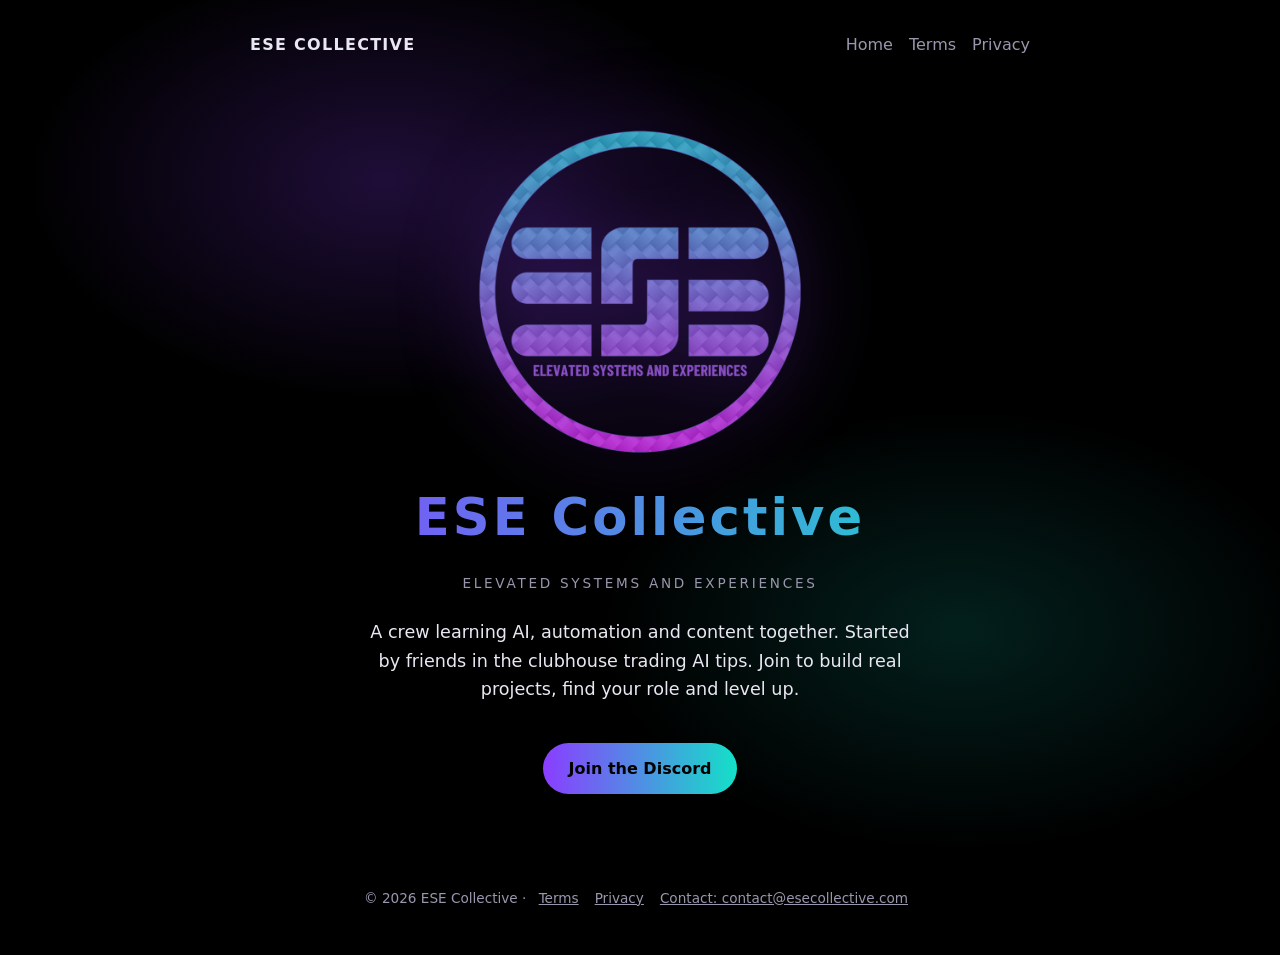
<file: index.html>
<!doctype html><html lang="en"><head><meta charset="utf-8"><meta name="viewport" content="width=device-width,initial-scale=1"><link rel="icon" href="assets/favicon.ico" sizes="any"><link rel="icon" type="image/png" href="assets/favicon-32.png"><link rel="apple-touch-icon" href="assets/apple-touch-icon.png"><link rel="stylesheet" href="assets/style.css"><title>ESE Collective — Elevated Systems and Experiences</title><meta name="description" content="ESE Collective: a crew learning AI, automation, CRM and content together."></head><body><header class="wrap"><nav><a class="brand" href="index.html">ESE COLLECTIVE</a><div class="links"><a href="index.html">Home</a><a href="terms.html">Terms</a><a href="privacy.html">Privacy</a></div></nav></header>
<main class="wrap hero"><img src="assets/ese-collective-logo.png" alt="ESE Collective logo"><h1>ESE Collective</h1><p class="tag">Elevated Systems and Experiences</p>
<p class="about">A crew learning AI, automation and content together. Started by friends in the clubhouse trading AI tips. Join to build real projects, find your role and level up.</p>
<a class="btn" href="https://discord.gg/zyEhUWX4Kt" target="_blank" rel="noopener">Join the Discord</a></main><footer><p>&copy; 2026 ESE Collective &middot; <a href="terms.html">Terms</a><a href="privacy.html">Privacy</a><a href="mailto:contact@esecollective.com">Contact: contact@esecollective.com</a></p></footer></body></html>
</file>
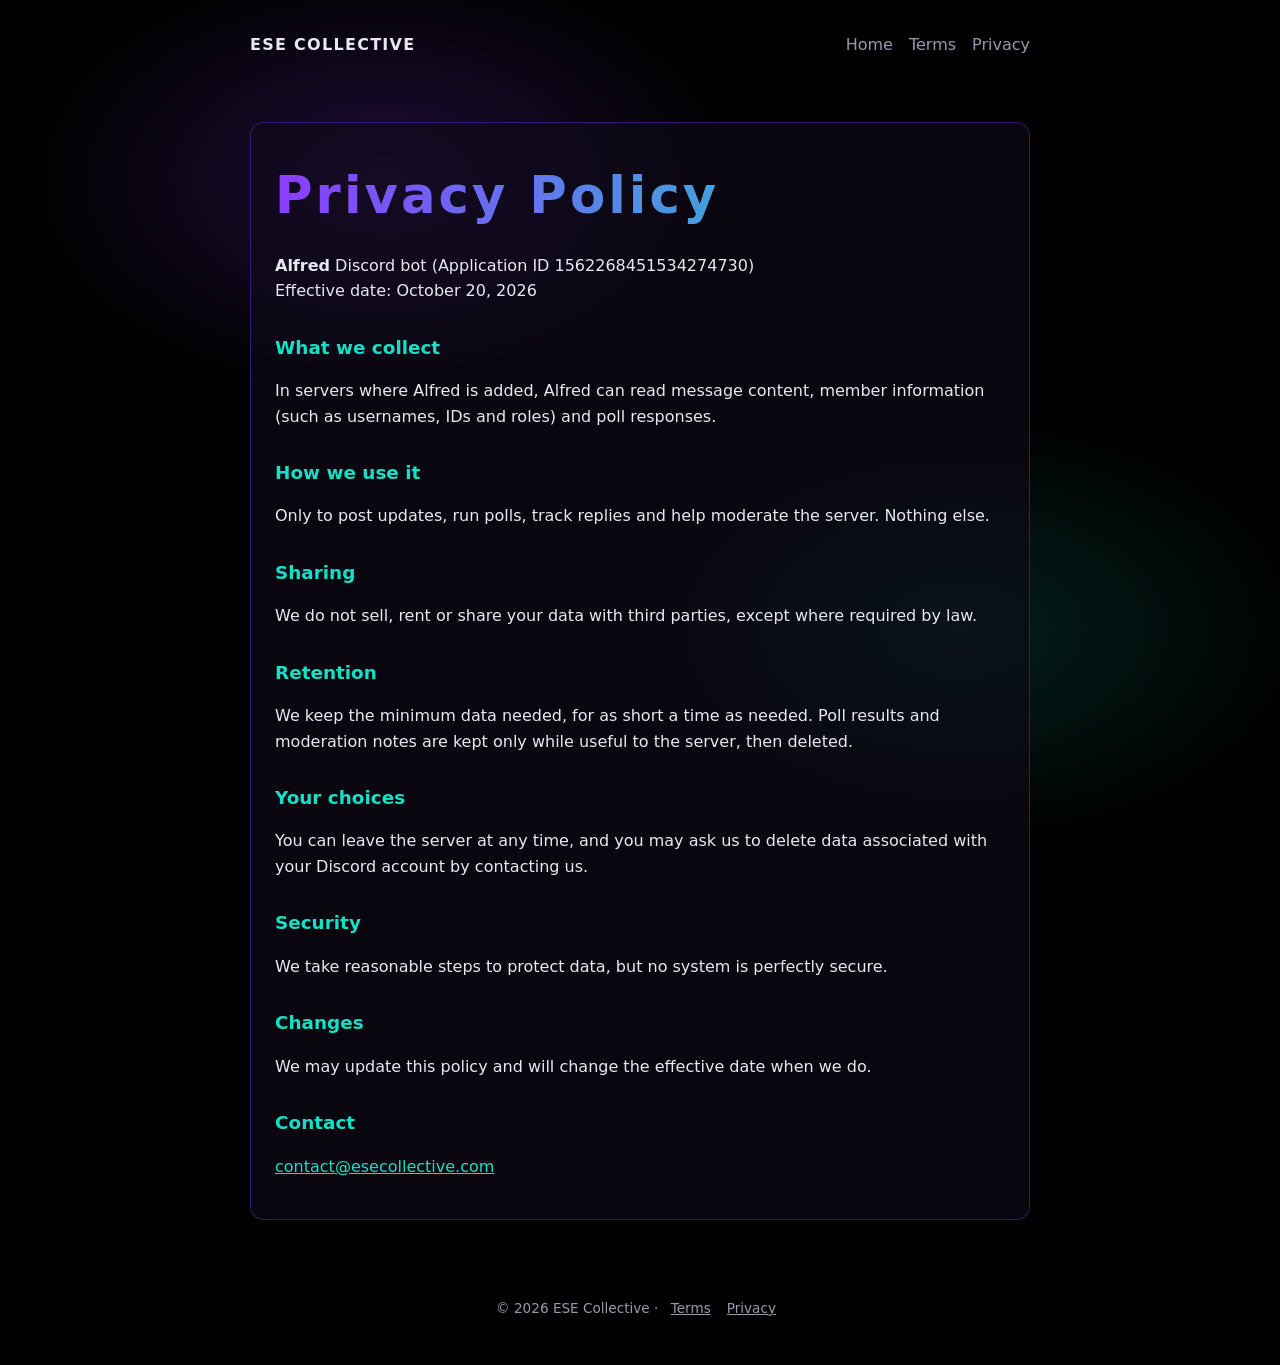
<file: privacy.html>
<!doctype html><html lang="en"><head><meta charset="utf-8"><meta name="viewport" content="width=device-width,initial-scale=1"><link rel="icon" href="assets/favicon.ico" sizes="any"><link rel="icon" type="image/png" href="assets/favicon-32.png"><link rel="apple-touch-icon" href="assets/apple-touch-icon.png"><link rel="stylesheet" href="assets/style.css"><title>Privacy Policy — Alfred | ESE Collective</title></head><body><header class="wrap"><nav><a class="brand" href="index.html">ESE COLLECTIVE</a><div class="links"><a href="index.html">Home</a><a href="terms.html">Terms</a><a href="privacy.html">Privacy</a></div></nav></header><main class="wrap doc"><div class="card">
<h1>Privacy Policy</h1><p><strong>Alfred</strong> Discord bot (Application ID 1562268451534274730)<br>Effective date: October 20, 2026</p>
<h2>What we collect</h2><p>In servers where Alfred is added, Alfred can read message content, member information (such as usernames, IDs and roles) and poll responses.</p>
<h2>How we use it</h2><p>Only to post updates, run polls, track replies and help moderate the server. Nothing else.</p>
<h2>Sharing</h2><p>We do not sell, rent or share your data with third parties, except where required by law.</p>
<h2>Retention</h2><p>We keep the minimum data needed, for as short a time as needed. Poll results and moderation notes are kept only while useful to the server, then deleted.</p>
<h2>Your choices</h2><p>You can leave the server at any time, and you may ask us to delete data associated with your Discord account by contacting us.</p>
<h2>Security</h2><p>We take reasonable steps to protect data, but no system is perfectly secure.</p>
<h2>Changes</h2><p>We may update this policy and will change the effective date when we do.</p>
<h2>Contact</h2><p><a href="mailto:contact@esecollective.com">contact@esecollective.com</a></p>
</div></main><footer><p>&copy; 2026 ESE Collective &middot; <a href="terms.html">Terms</a><a href="privacy.html">Privacy</a></p></footer></body></html>
</file>
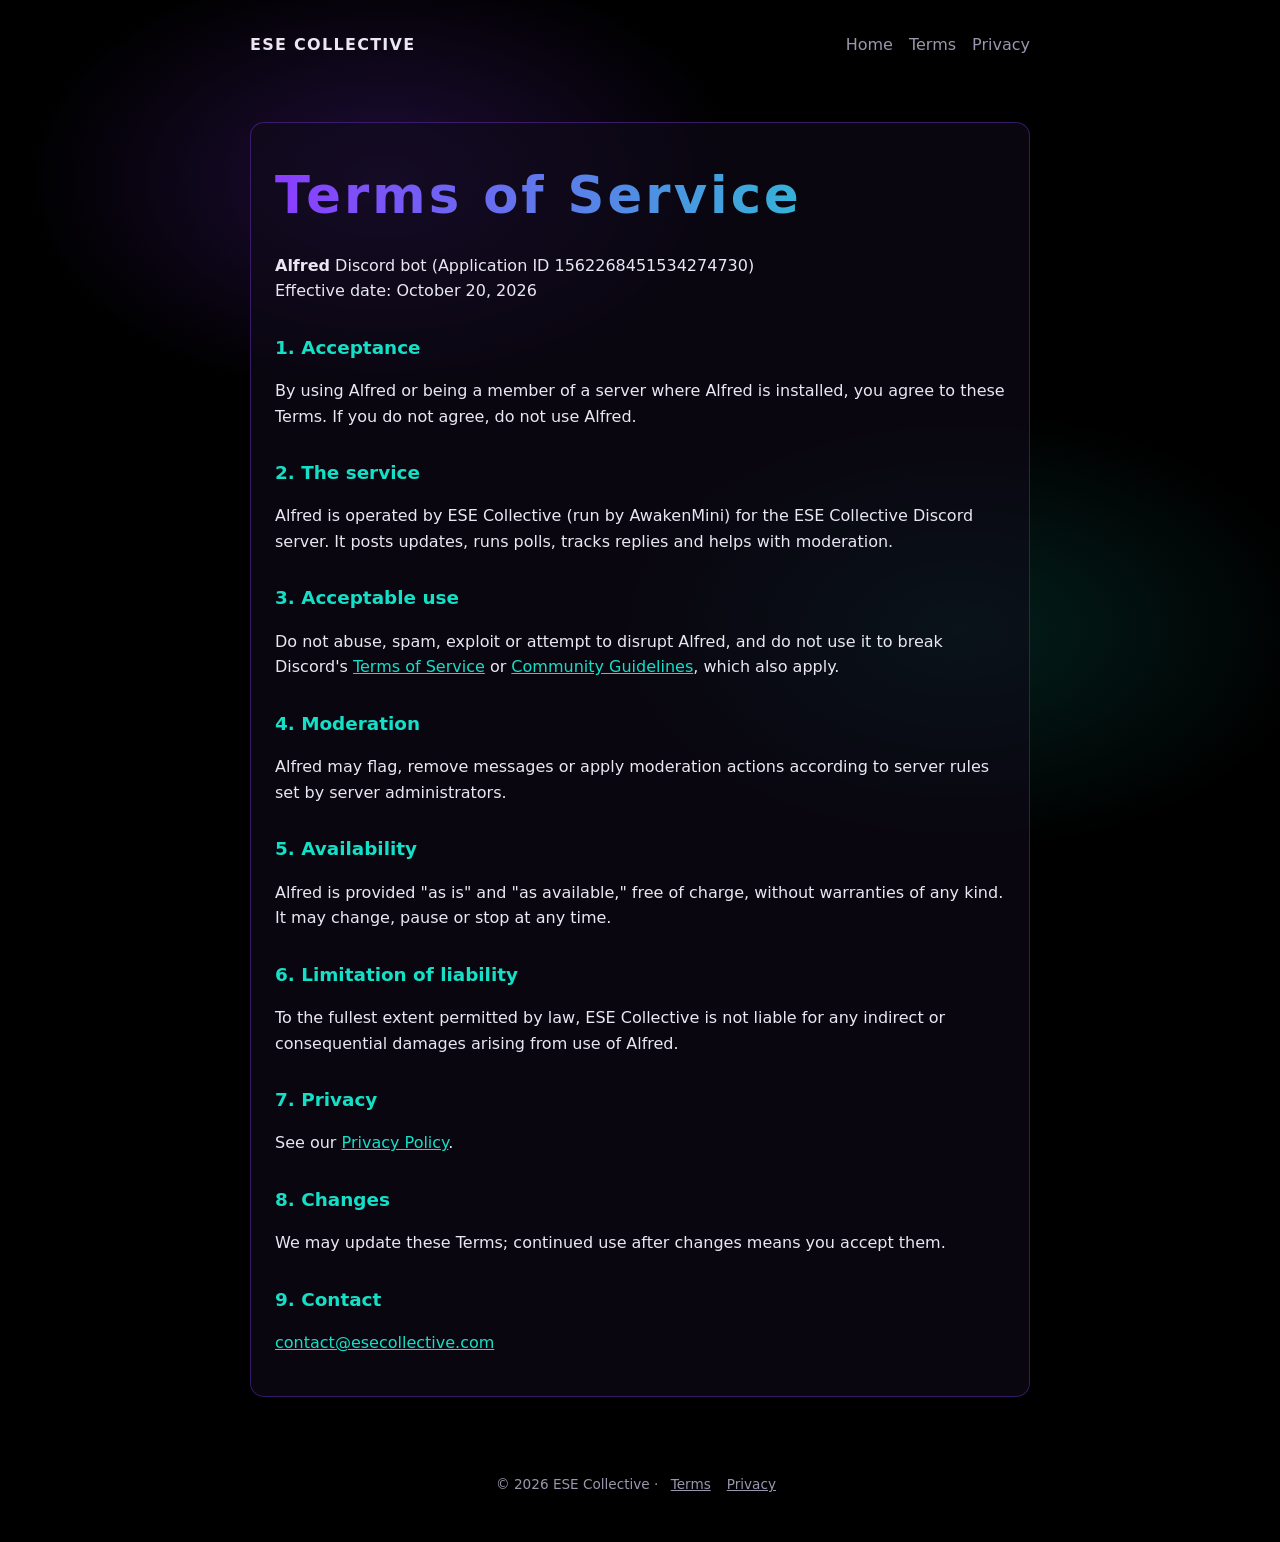
<file: terms.html>
<!doctype html><html lang="en"><head><meta charset="utf-8"><meta name="viewport" content="width=device-width,initial-scale=1"><link rel="icon" href="assets/favicon.ico" sizes="any"><link rel="icon" type="image/png" href="assets/favicon-32.png"><link rel="apple-touch-icon" href="assets/apple-touch-icon.png"><link rel="stylesheet" href="assets/style.css"><title>Terms of Service — Alfred | ESE Collective</title></head><body><header class="wrap"><nav><a class="brand" href="index.html">ESE COLLECTIVE</a><div class="links"><a href="index.html">Home</a><a href="terms.html">Terms</a><a href="privacy.html">Privacy</a></div></nav></header><main class="wrap doc"><div class="card">
<h1>Terms of Service</h1><p><strong>Alfred</strong> Discord bot (Application ID 1562268451534274730)<br>Effective date: October 20, 2026</p>
<h2>1. Acceptance</h2><p>By using Alfred or being a member of a server where Alfred is installed, you agree to these Terms. If you do not agree, do not use Alfred.</p>
<h2>2. The service</h2><p>Alfred is operated by ESE Collective (run by AwakenMini) for the ESE Collective Discord server. It posts updates, runs polls, tracks replies and helps with moderation.</p>
<h2>3. Acceptable use</h2><p>Do not abuse, spam, exploit or attempt to disrupt Alfred, and do not use it to break Discord's <a href="https://discord.com/terms">Terms of Service</a> or <a href="https://discord.com/guidelines">Community Guidelines</a>, which also apply.</p>
<h2>4. Moderation</h2><p>Alfred may flag, remove messages or apply moderation actions according to server rules set by server administrators.</p>
<h2>5. Availability</h2><p>Alfred is provided "as is" and "as available," free of charge, without warranties of any kind. It may change, pause or stop at any time.</p>
<h2>6. Limitation of liability</h2><p>To the fullest extent permitted by law, ESE Collective is not liable for any indirect or consequential damages arising from use of Alfred.</p>
<h2>7. Privacy</h2><p>See our <a href="privacy.html">Privacy Policy</a>.</p>
<h2>8. Changes</h2><p>We may update these Terms; continued use after changes means you accept them.</p>
<h2>9. Contact</h2><p><a href="mailto:contact@esecollective.com">contact@esecollective.com</a></p>
</div></main><footer><p>&copy; 2026 ESE Collective &middot; <a href="terms.html">Terms</a><a href="privacy.html">Privacy</a></p></footer></body></html>
</file>
<file: assets/style.css>
:root{--p:#8b3dff;--t:#14e0c8;--bg:#000;--fg:#e9e7f2;--mut:#9a96ad}
*{box-sizing:border-box}body{margin:0;background:var(--bg);color:var(--fg);font:16px/1.6 system-ui,-apple-system,Segoe UI,Roboto,sans-serif}
body::before{content:"";position:fixed;inset:0;z-index:-1;background:radial-gradient(40% 35% at 30% 20%,rgba(139,61,255,.22),transparent 70%),radial-gradient(40% 35% at 75% 70%,rgba(20,224,200,.14),transparent 70%)}
a{color:var(--t)}.wrap{max-width:820px;margin:0 auto;padding:2rem 1.25rem}
header nav{display:flex;justify-content:space-between;align-items:center;gap:1rem;flex-wrap:wrap}
header a.brand{font-weight:700;text-decoration:none;color:var(--fg);letter-spacing:.08em}
nav .links a{margin-left:1rem;color:var(--mut);text-decoration:none}nav .links a:hover{color:var(--t)}
.hero{text-align:center;padding:2rem 0 3rem}.hero img{width:min(340px,75vw);height:auto;filter:drop-shadow(0 0 40px rgba(139,61,255,.35))}
h1{font-size:clamp(2rem,6vw,3.2rem);margin:.5rem 0 0;background:linear-gradient(90deg,var(--p),var(--t));-webkit-background-clip:text;background-clip:text;color:transparent;letter-spacing:.06em}
.tag{color:var(--mut);text-transform:uppercase;letter-spacing:.2em;font-size:.85rem}
.about{max-width:560px;margin:1.5rem auto;font-size:1.1rem}
.btn{display:inline-block;margin-top:1rem;padding:.8rem 1.6rem;border-radius:999px;background:linear-gradient(90deg,var(--p),var(--t));color:#000;font-weight:700;text-decoration:none}
.card{border:1px solid rgba(139,61,255,.35);border-radius:14px;padding:1.5rem;background:rgba(15,10,25,.6)}
.doc h1{text-align:left}.doc h2{color:var(--t);font-size:1.15rem;margin-top:1.8rem}
.todo{background:rgba(255,200,0,.12);border:1px dashed #e6b800;padding:.1rem .4rem;border-radius:4px;color:#ffd54a}
footer{color:var(--mut);font-size:.85rem;text-align:center;padding:2rem 0}footer a{color:var(--mut);margin:0 .5rem}
@media(max-width:520px){nav .links a{margin:0 .8rem 0 0}}
</file>
